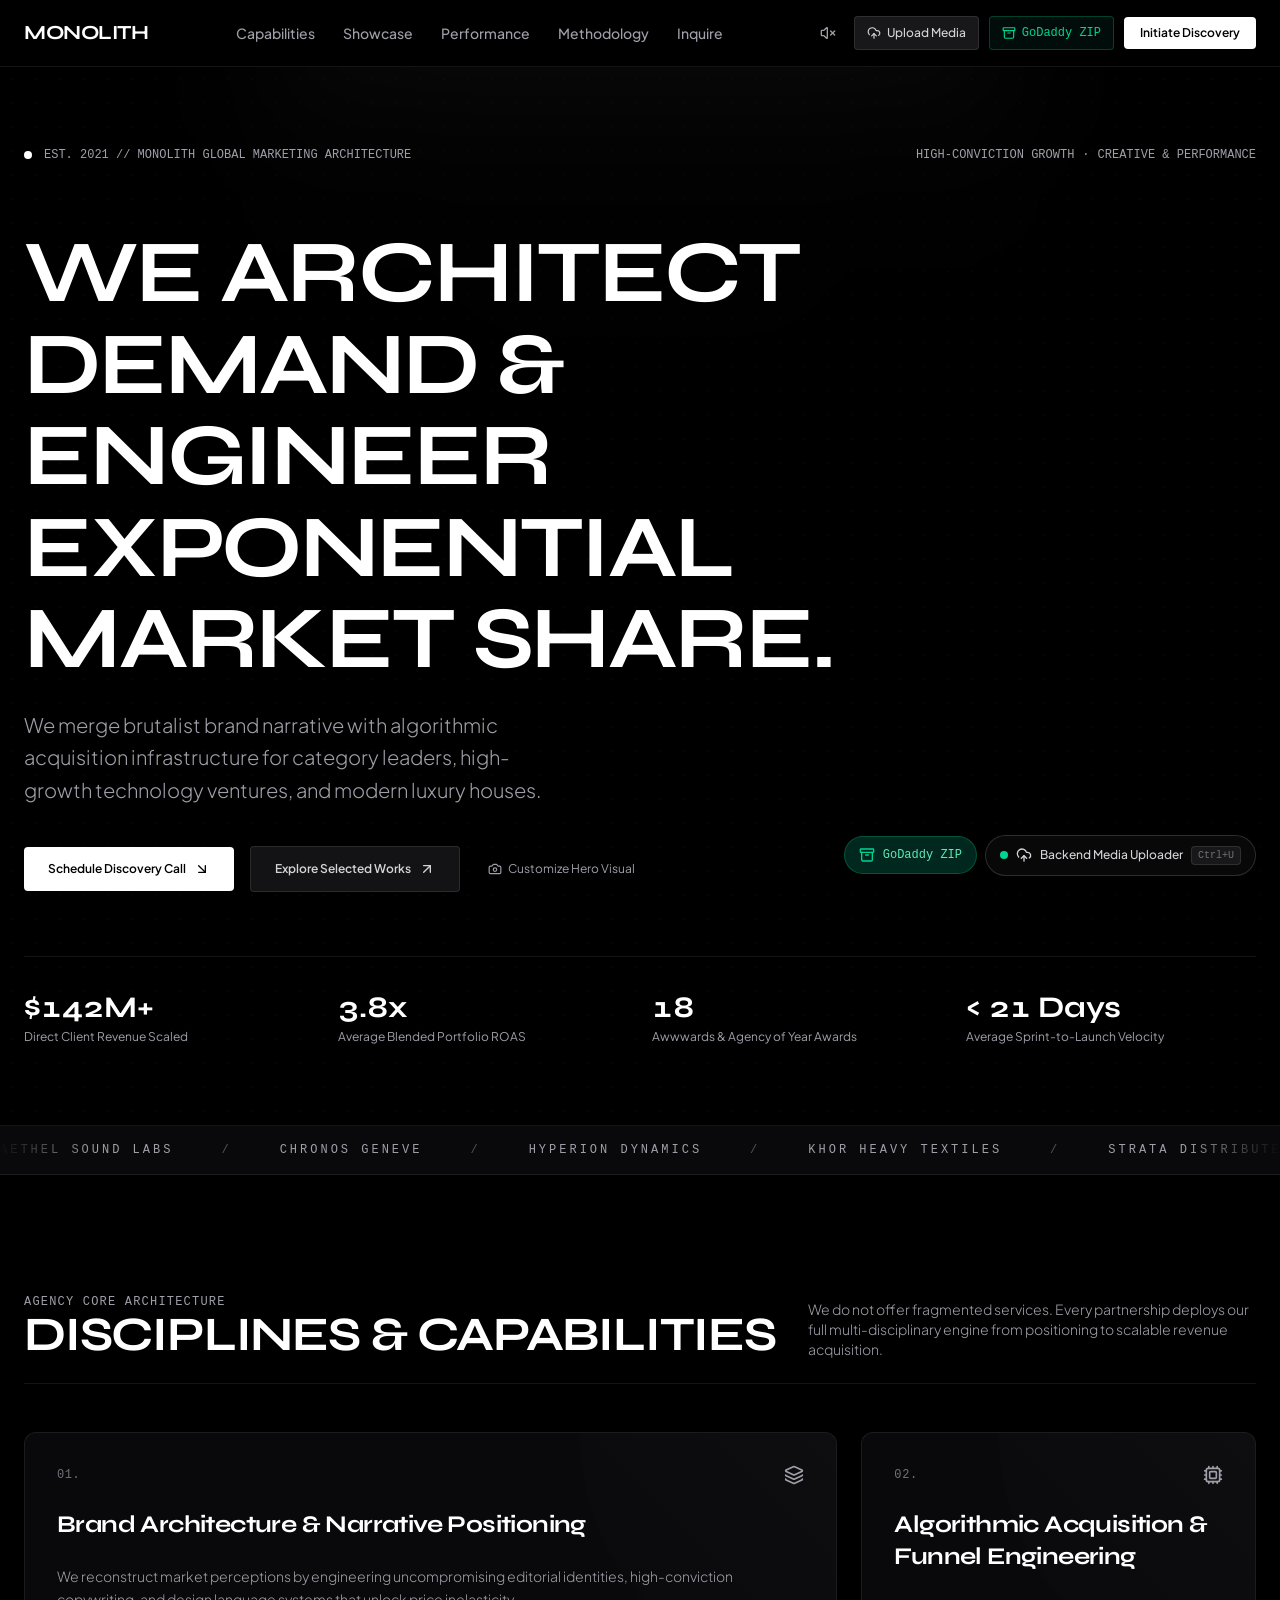
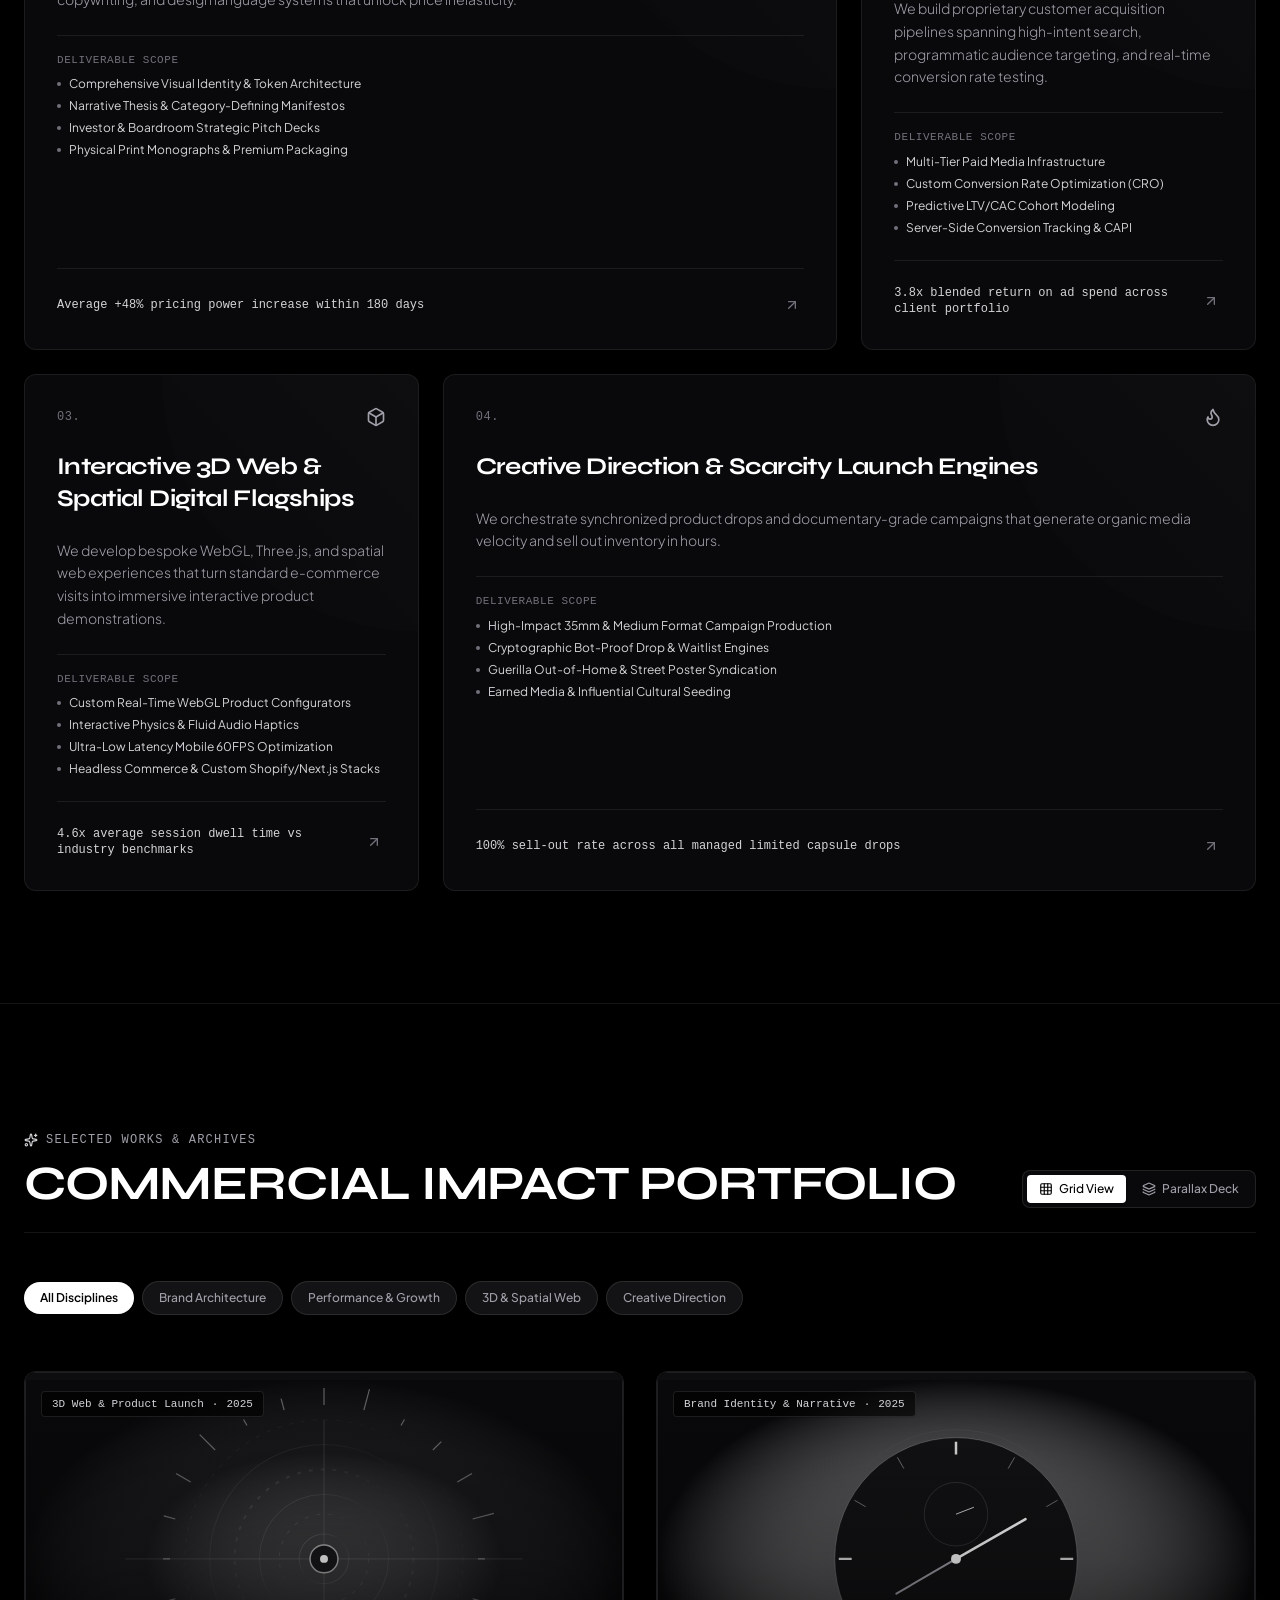
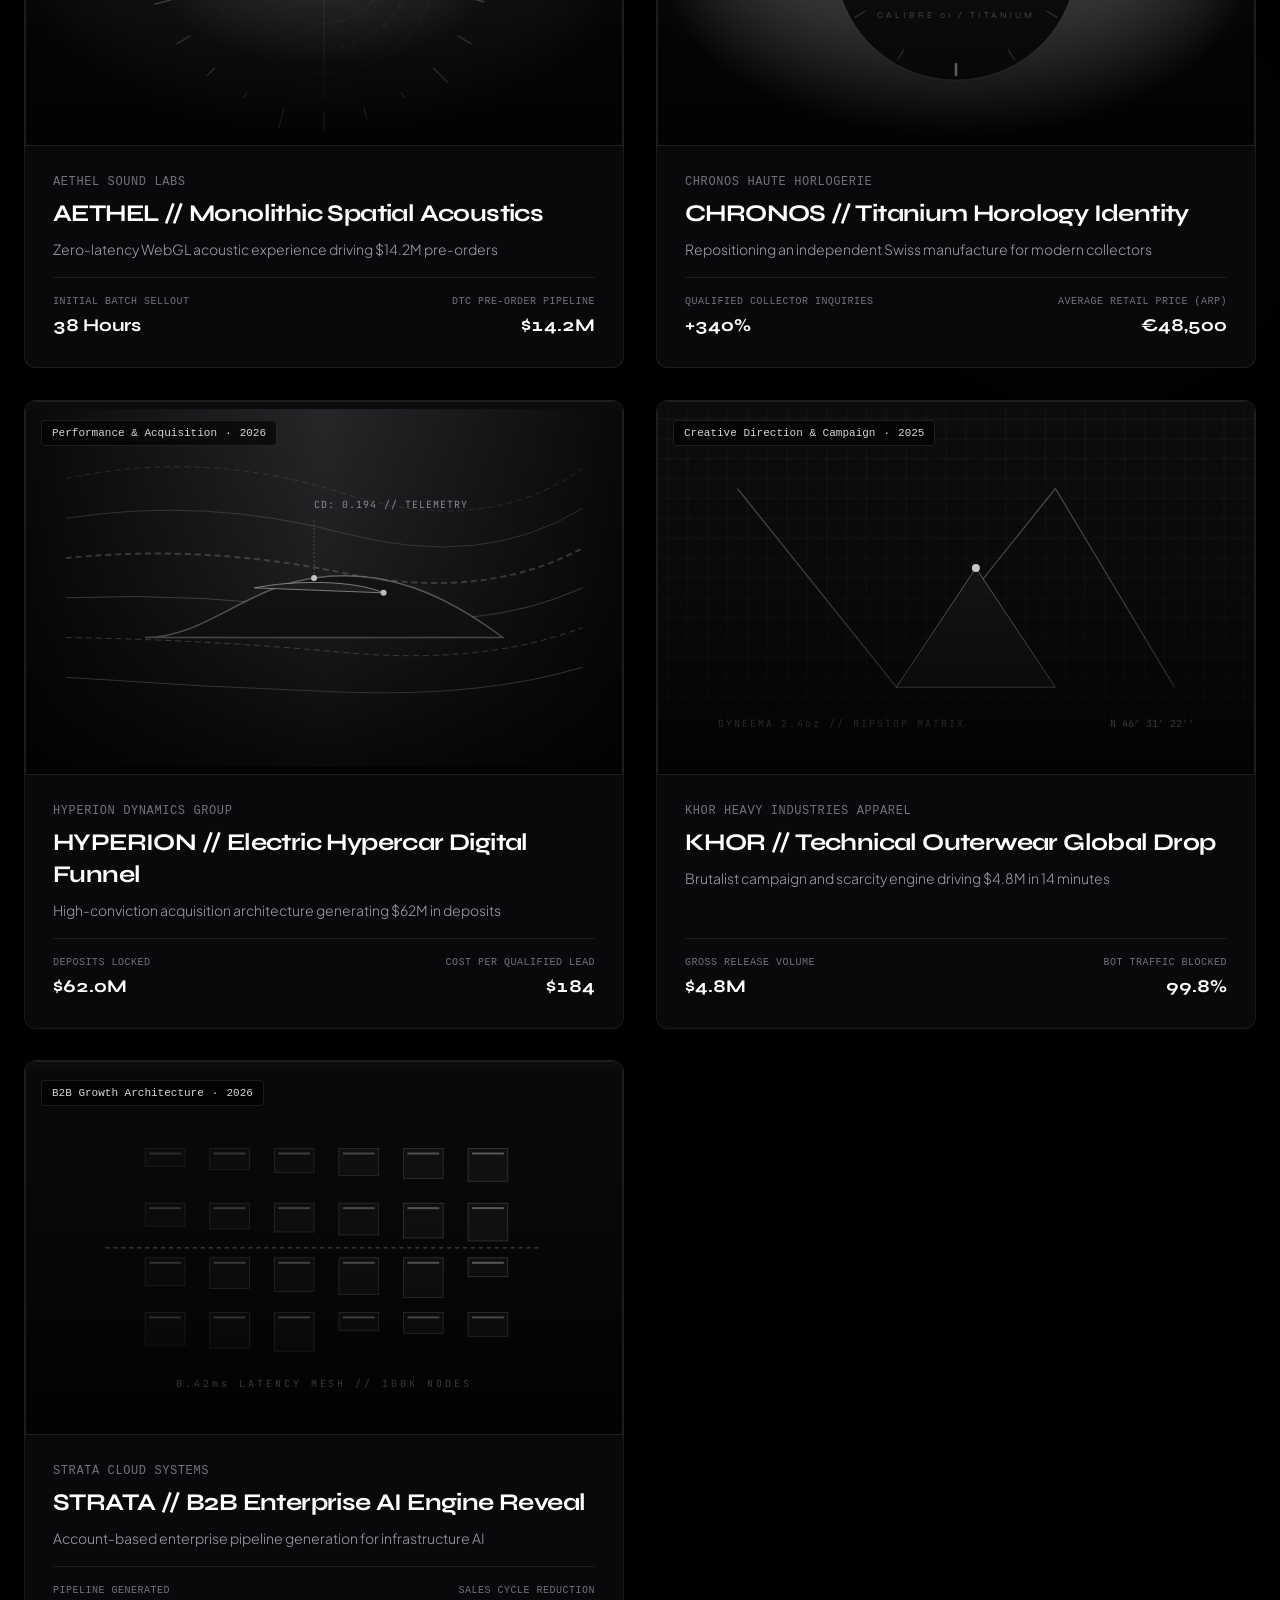
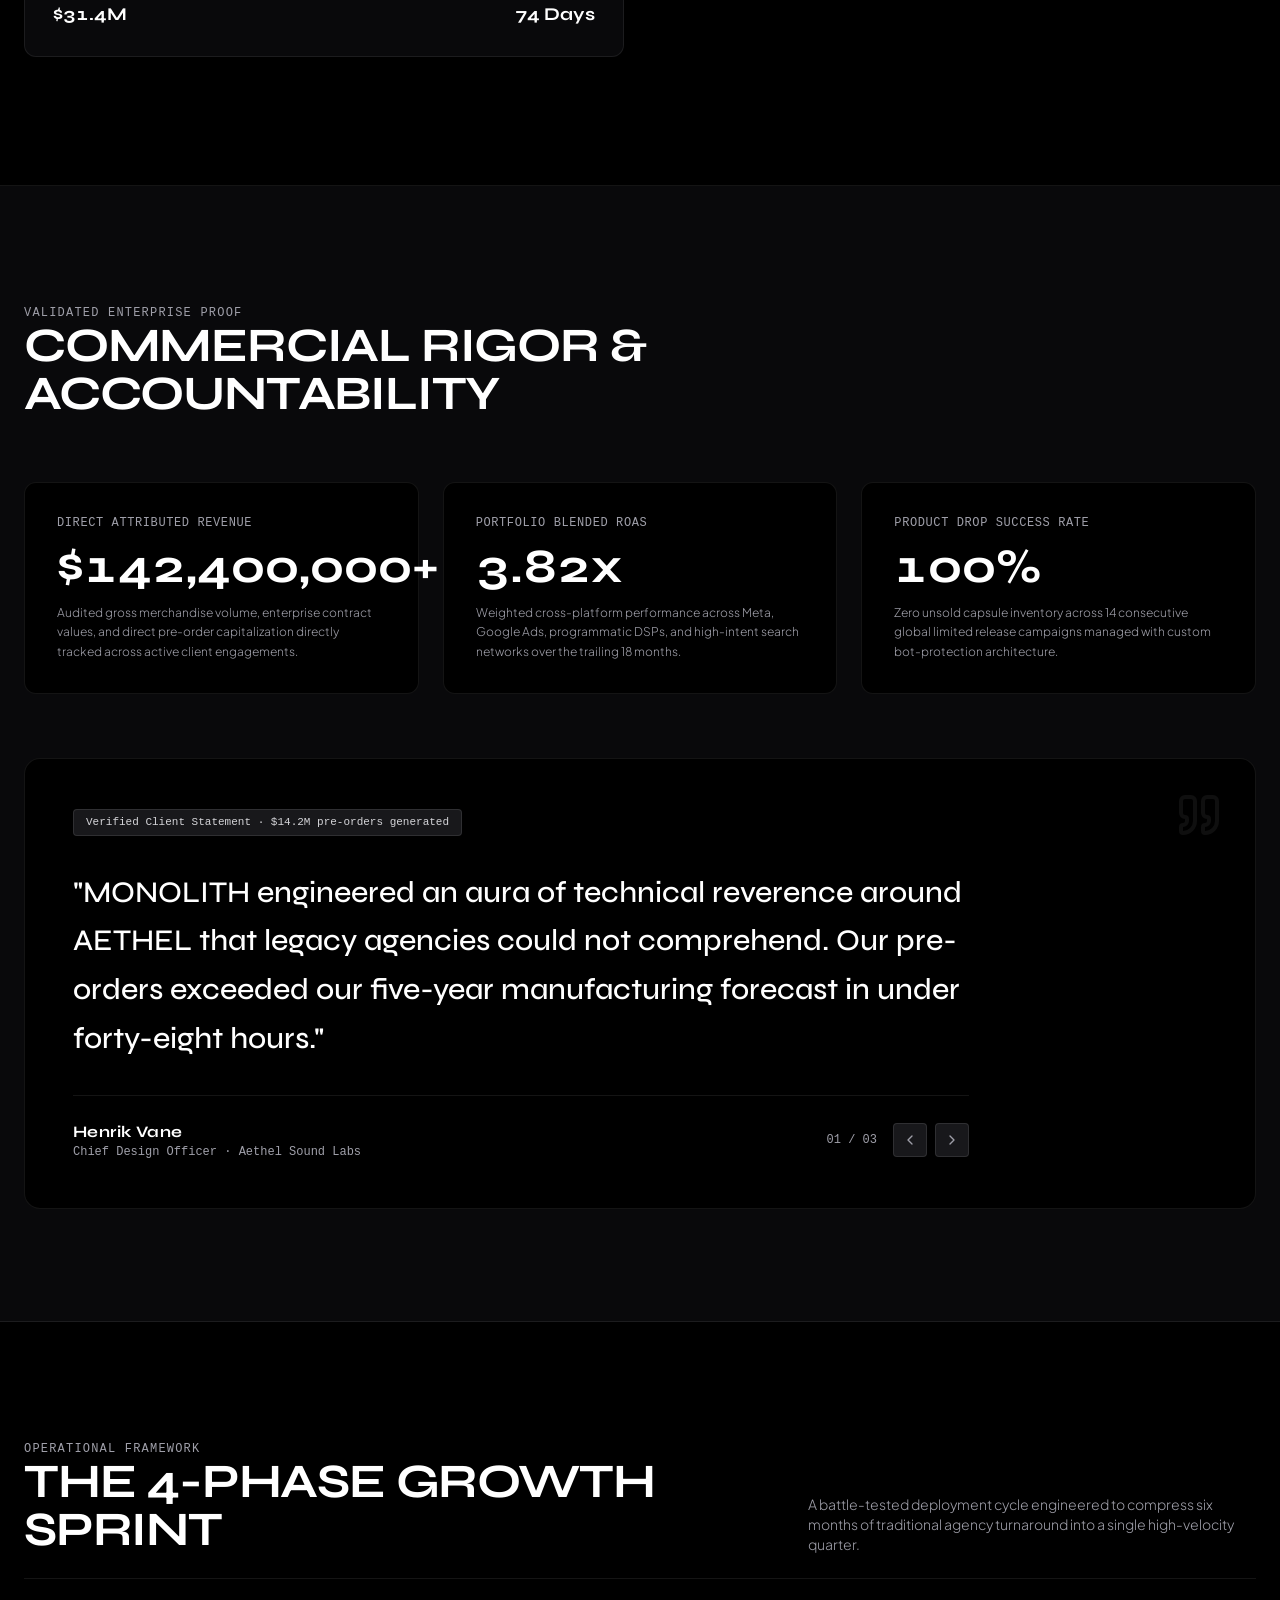
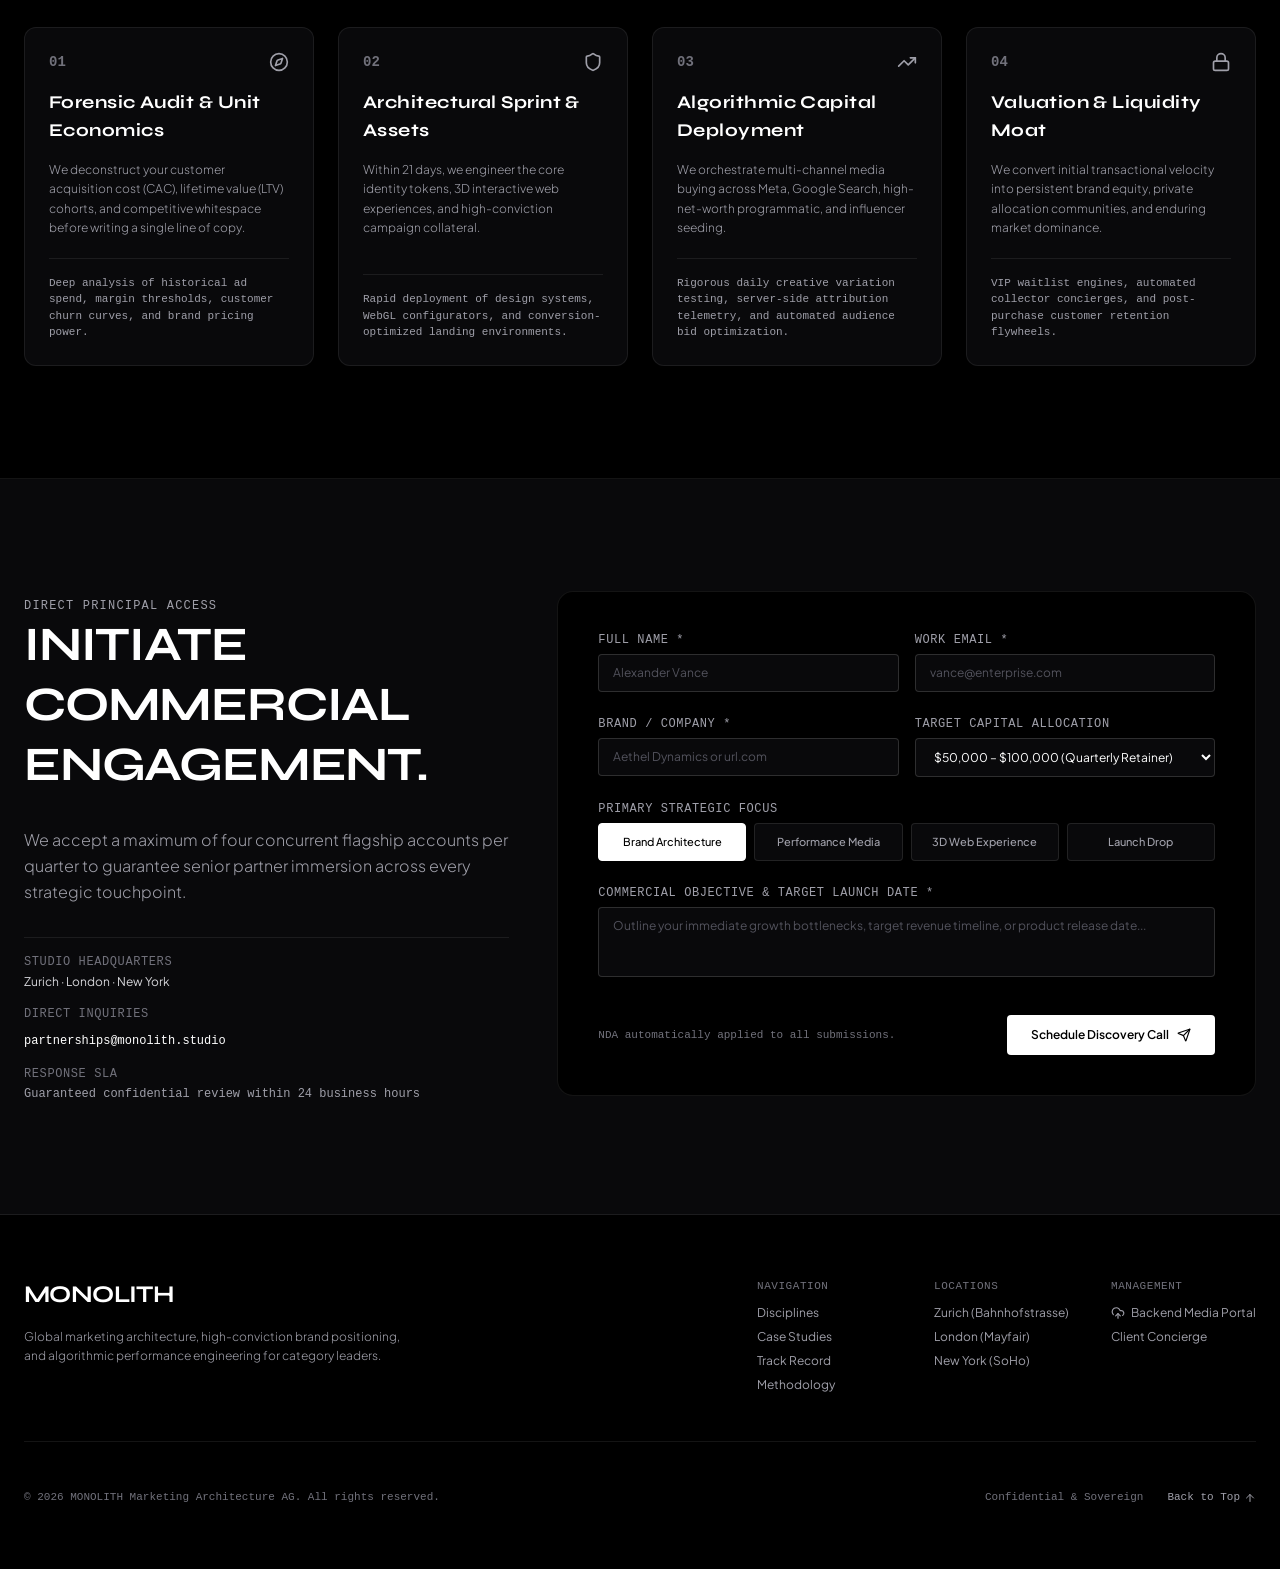
<file: index.html>
<!doctype html>
<html lang="en" class="scroll-smooth dark bg-black text-white antialiased">
  <head>
    <meta charset="UTF-8" />
    <meta name="viewport" content="width=device-width, initial-scale=1.0" />
    <script>
      // Ensure trailing slash on GitHub Pages so relative assets load properly
      (function() {
        var path = window.location.pathname;
        if (path && !path.endsWith('/') && !path.split('/').pop().includes('.')) {
          window.location.replace(path + '/' + window.location.search + window.location.hash);
        }
      })();
    </script>
    <title>MONOLITH Marketing Agency</title>
    <meta name="description" content="Dynamic high-performance marketing agency featuring smooth parallax scrolling, interactive project showcases, and backend media asset management." />
    <meta property="og:title" content="MONOLITH Marketing Agency" />
    <meta property="og:description" content="Dynamic high-performance marketing agency featuring smooth parallax scrolling, interactive project showcases, and backend media asset management." />
    <meta property="og:type" content="website" />
    <meta name="twitter:card" content="summary_large_image" />
    <link rel="preconnect" href="https://fonts.googleapis.com" />
    <link rel="preconnect" href="https://fonts.gstatic.com" crossorigin />
    <link href="https://fonts.googleapis.com/css2?family=JetBrains+Mono:wght@400;500;600&family=Plus+Jakarta+Sans:wght@300;400;500;600;700&family=Syne:wght@600;700;800&display=swap" rel="stylesheet" />
    <script type="module" crossorigin src="./assets/index-D0FwMd6p.js"></script>
    <link rel="stylesheet" crossorigin href="./assets/index-DatSsEVm.css">
  </head>
  <body class="bg-black text-zinc-100 selection:bg-white selection:text-black">
    <div id="root"></div>
  </body>
</html>
</file>
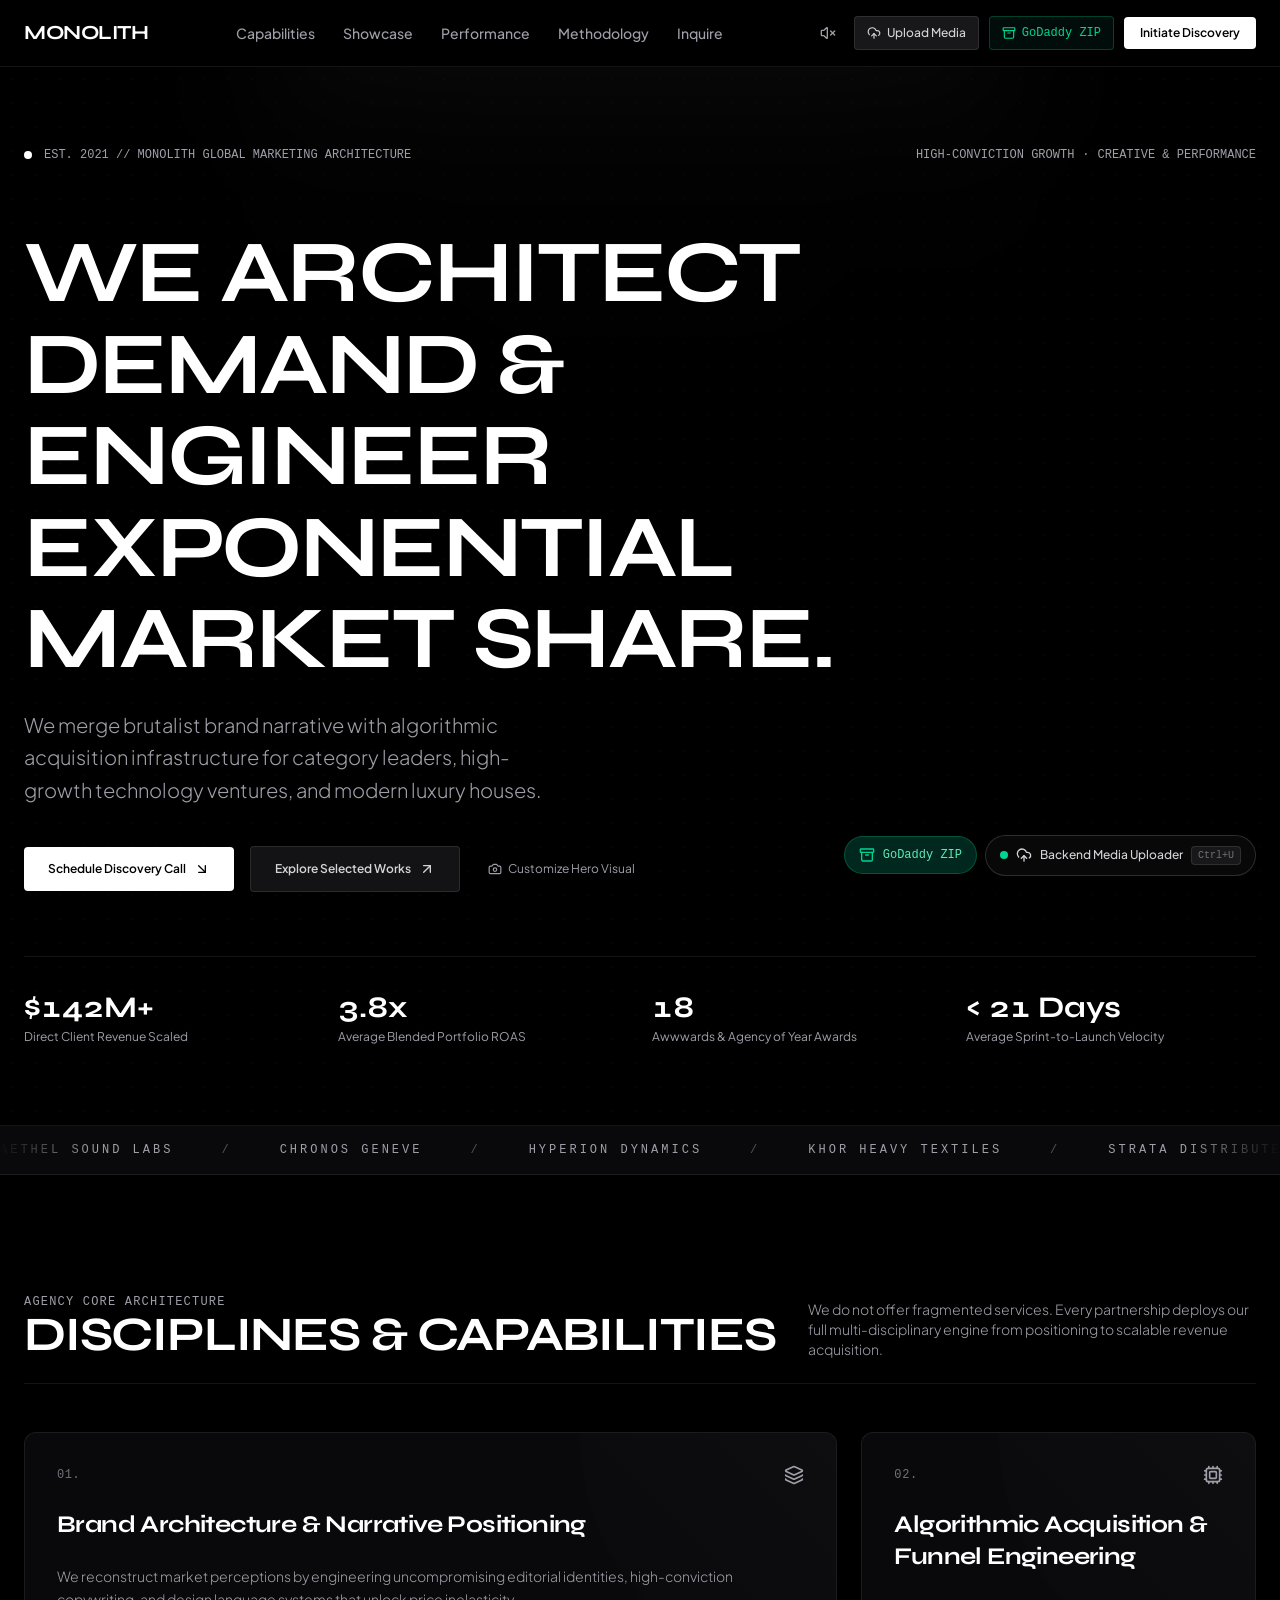
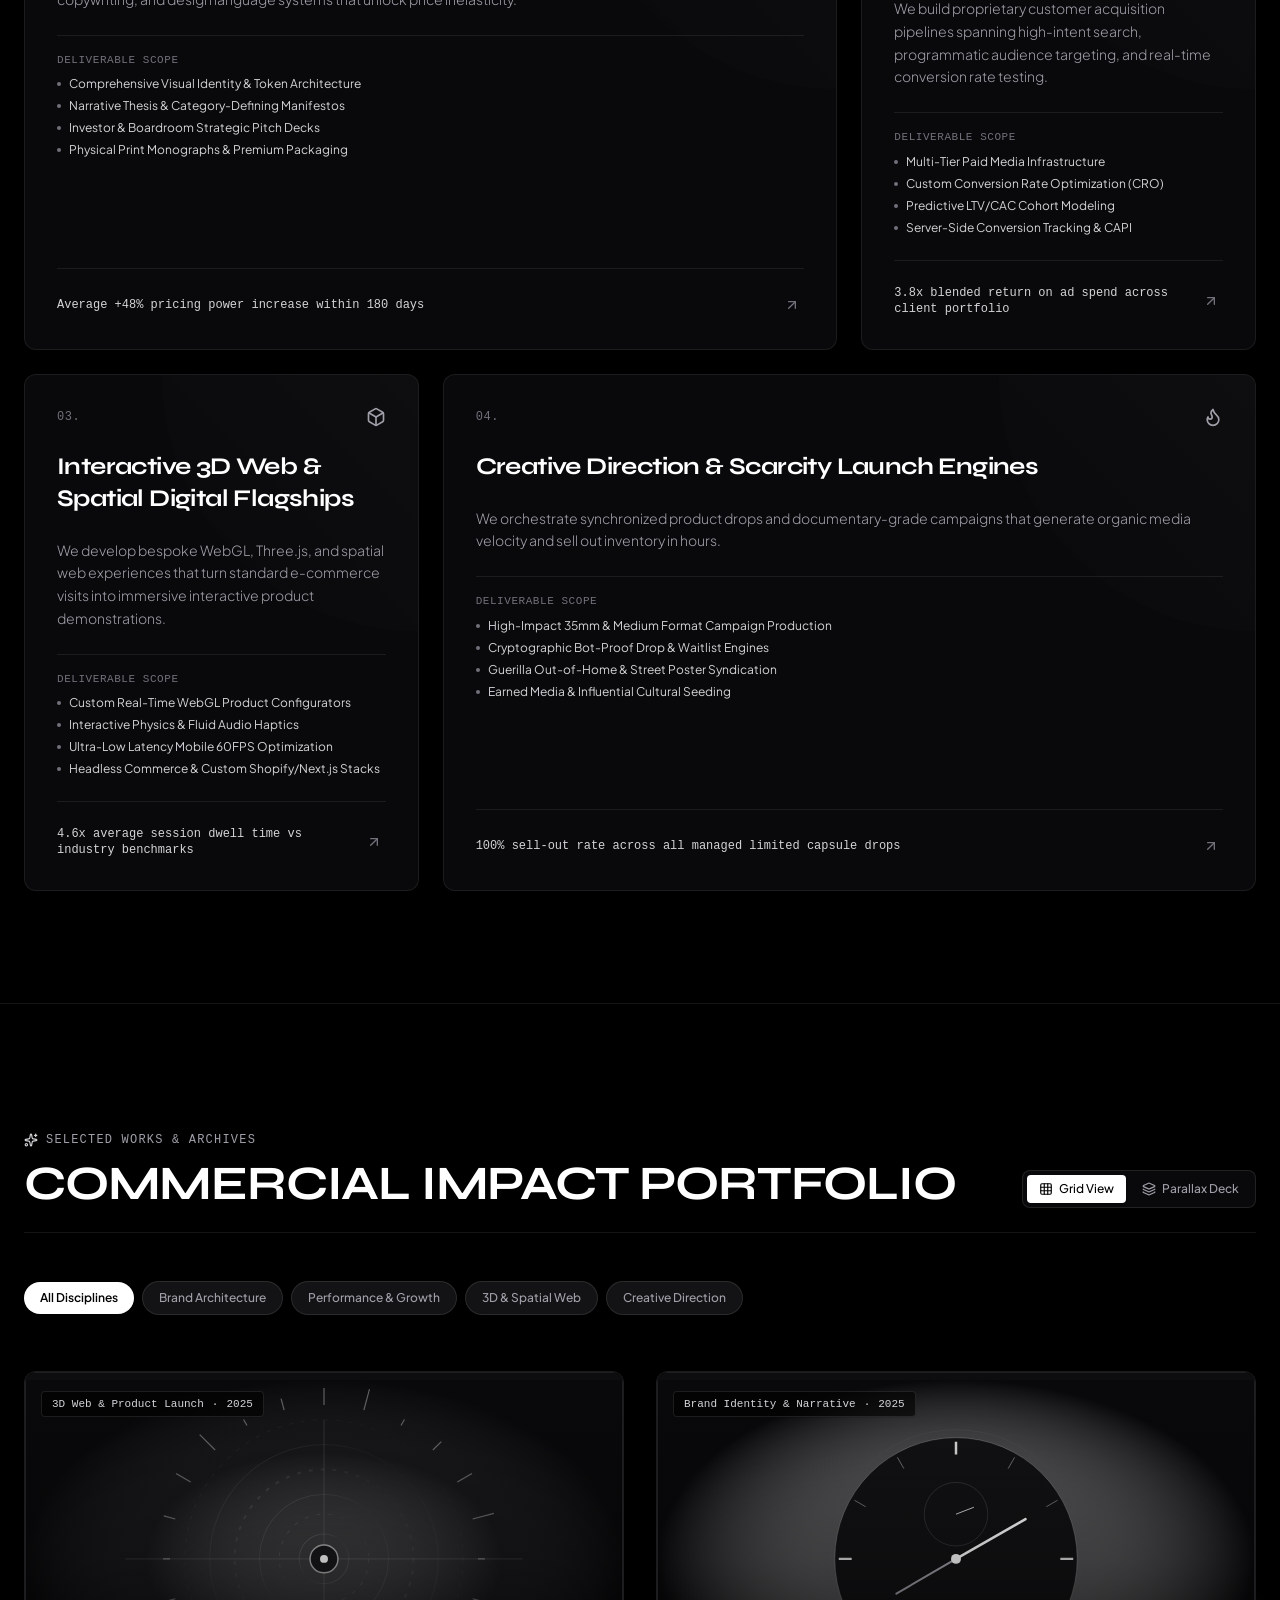
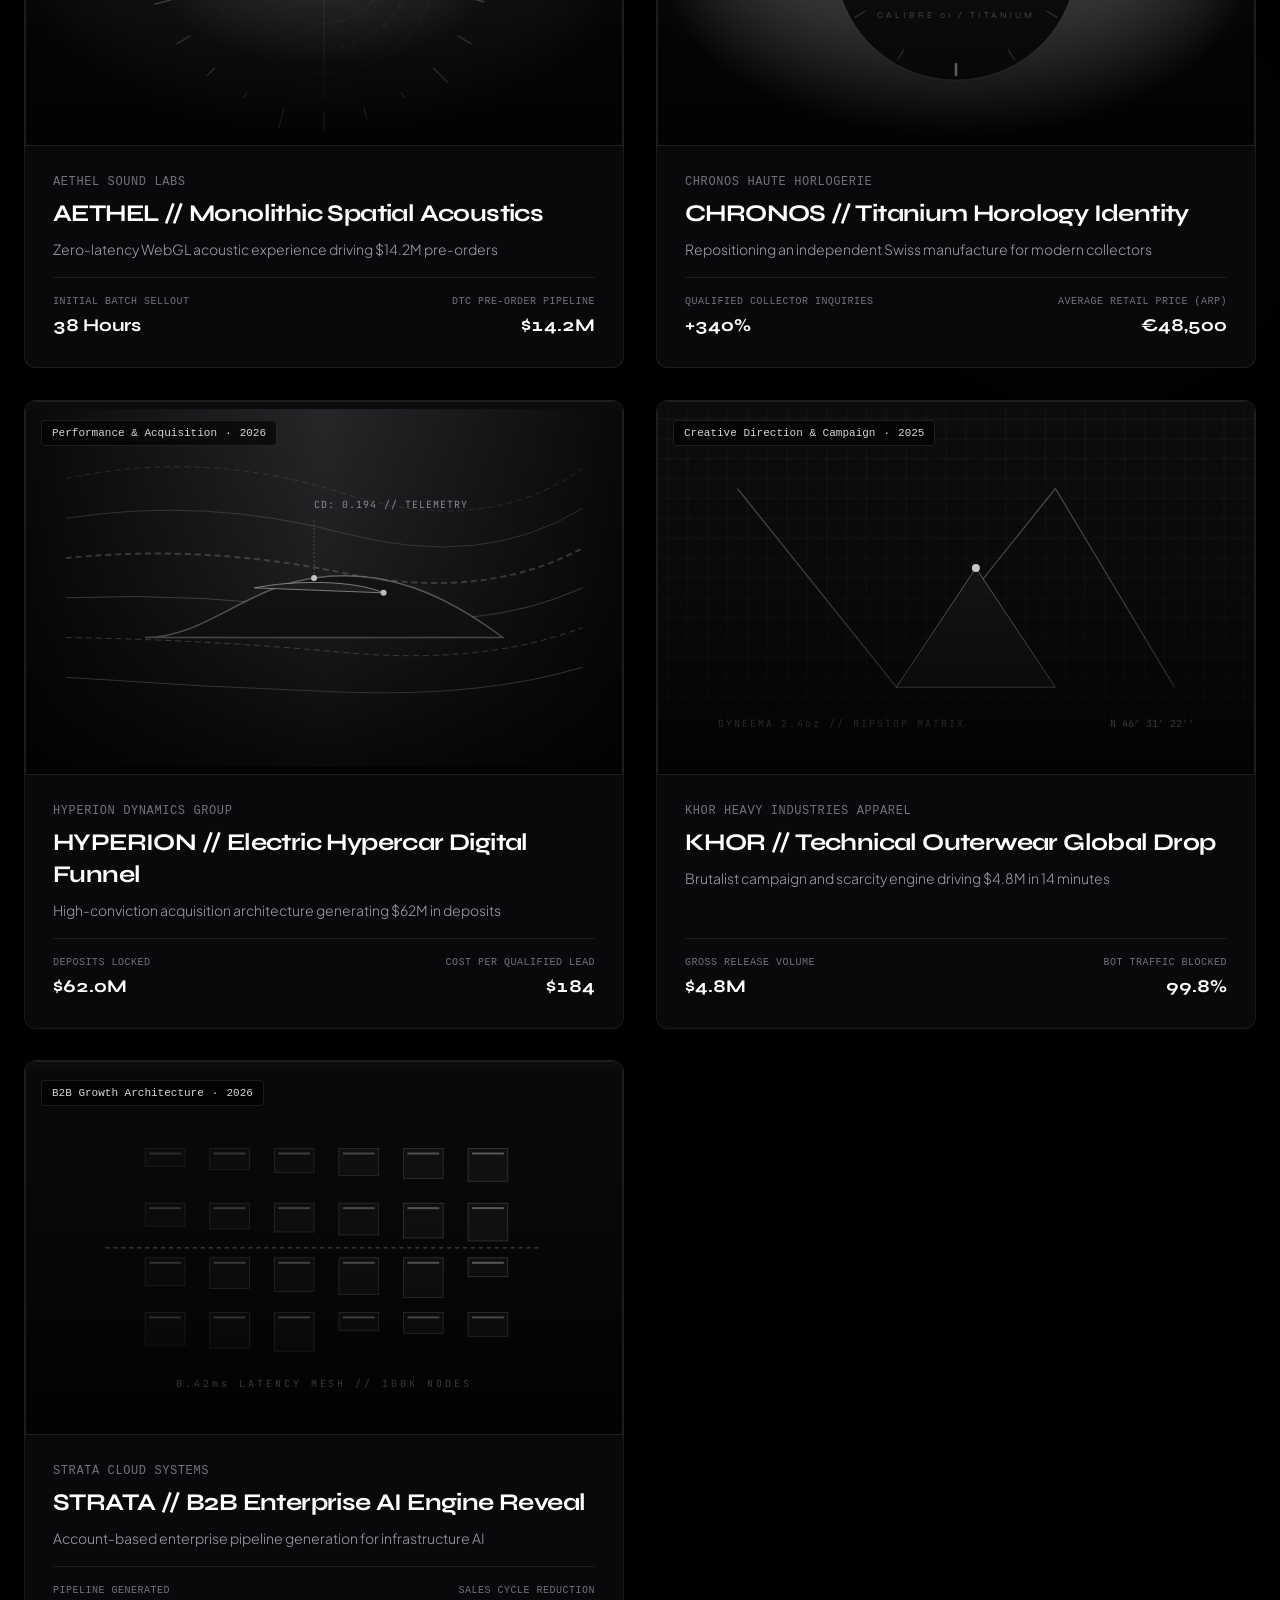
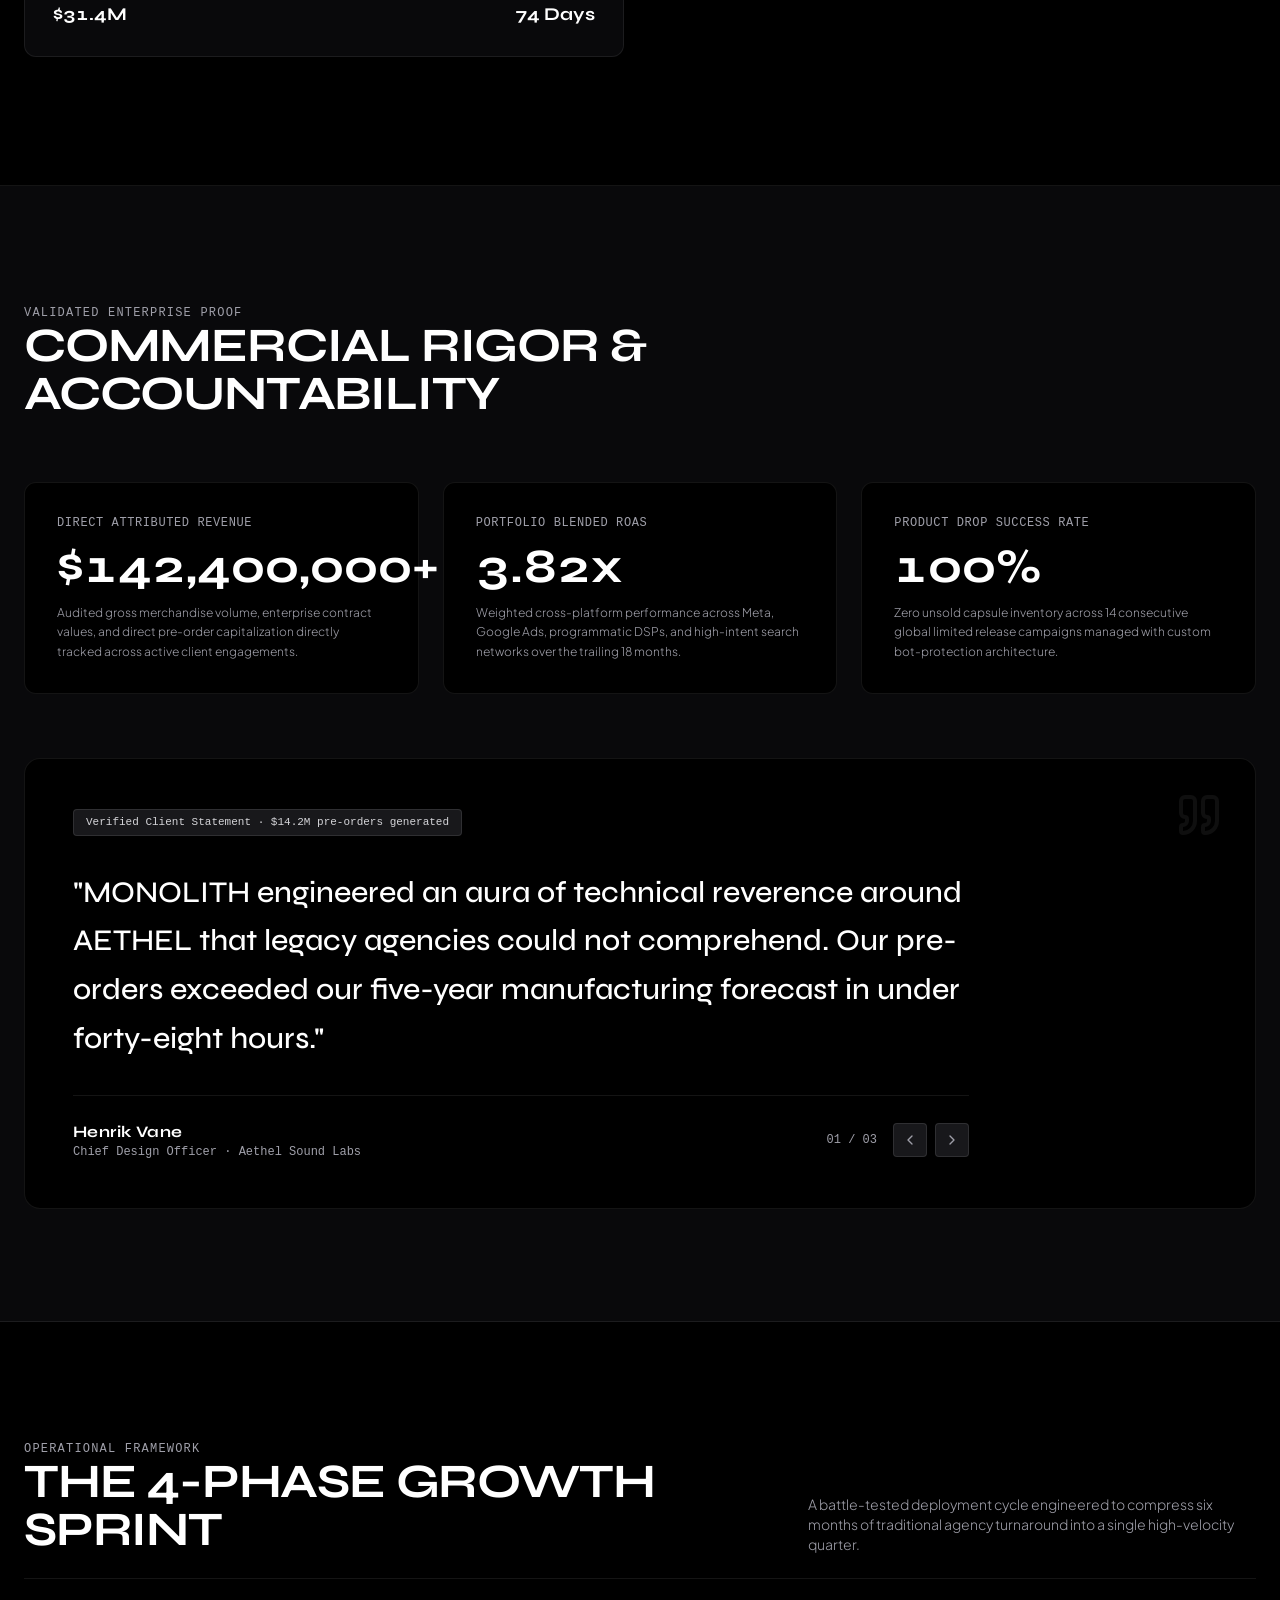
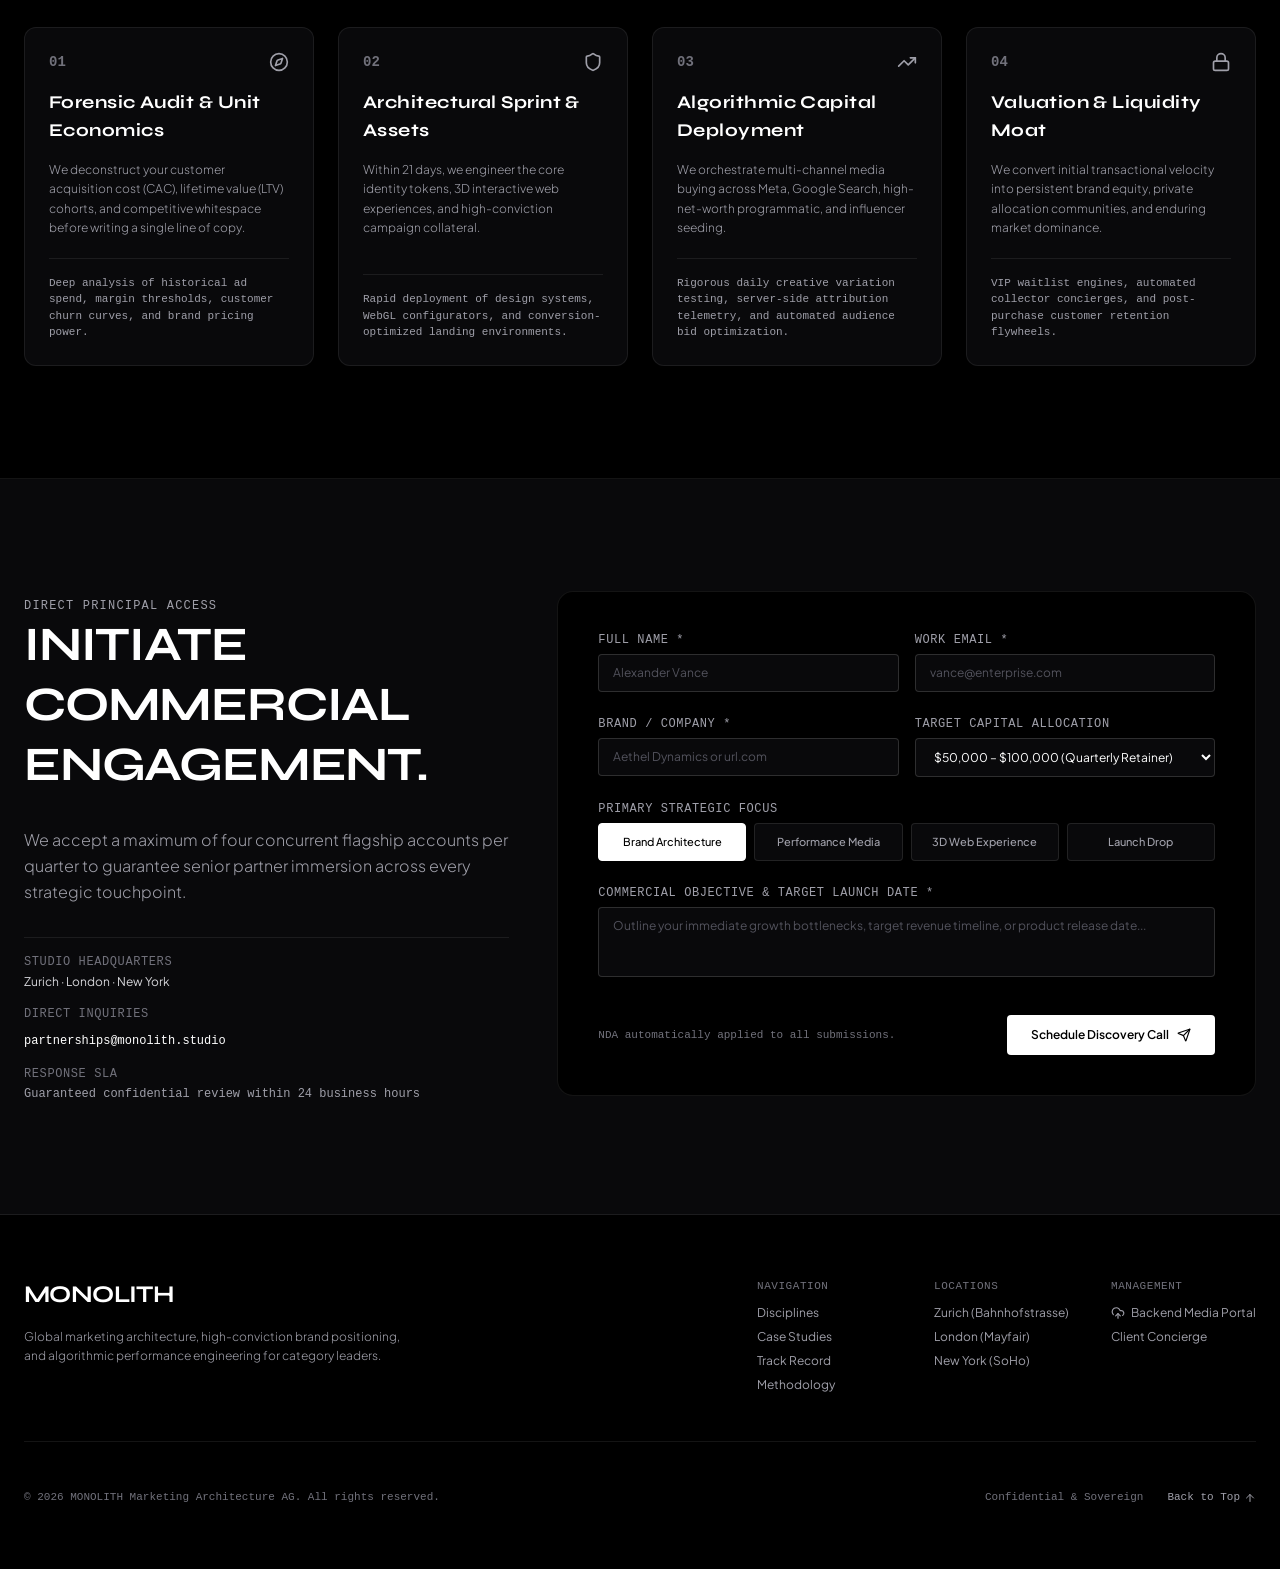
<file: docs/index.html>
<!doctype html>
<html lang="en" class="scroll-smooth dark bg-black text-white antialiased">
  <head>
    <meta charset="UTF-8" />
    <meta name="viewport" content="width=device-width, initial-scale=1.0" />
    <script>
      // Ensure trailing slash on GitHub Pages so relative assets load properly
      (function() {
        var path = window.location.pathname;
        if (path && !path.endsWith('/') && !path.split('/').pop().includes('.')) {
          window.location.replace(path + '/' + window.location.search + window.location.hash);
        }
      })();
    </script>
    <title>MONOLITH Marketing Agency</title>
    <meta name="description" content="Dynamic high-performance marketing agency featuring smooth parallax scrolling, interactive project showcases, and backend media asset management." />
    <meta property="og:title" content="MONOLITH Marketing Agency" />
    <meta property="og:description" content="Dynamic high-performance marketing agency featuring smooth parallax scrolling, interactive project showcases, and backend media asset management." />
    <meta property="og:type" content="website" />
    <meta name="twitter:card" content="summary_large_image" />
    <link rel="preconnect" href="https://fonts.googleapis.com" />
    <link rel="preconnect" href="https://fonts.gstatic.com" crossorigin />
    <link href="https://fonts.googleapis.com/css2?family=JetBrains+Mono:wght@400;500;600&family=Plus+Jakarta+Sans:wght@300;400;500;600;700&family=Syne:wght@600;700;800&display=swap" rel="stylesheet" />
    <script type="module" crossorigin src="./assets/index-aWYFyGZu.js"></script>
    <link rel="stylesheet" crossorigin href="./assets/index-DatSsEVm.css">
  </head>
  <body class="bg-black text-zinc-100 selection:bg-white selection:text-black">
    <div id="root"></div>
  </body>
</html>
</file>
